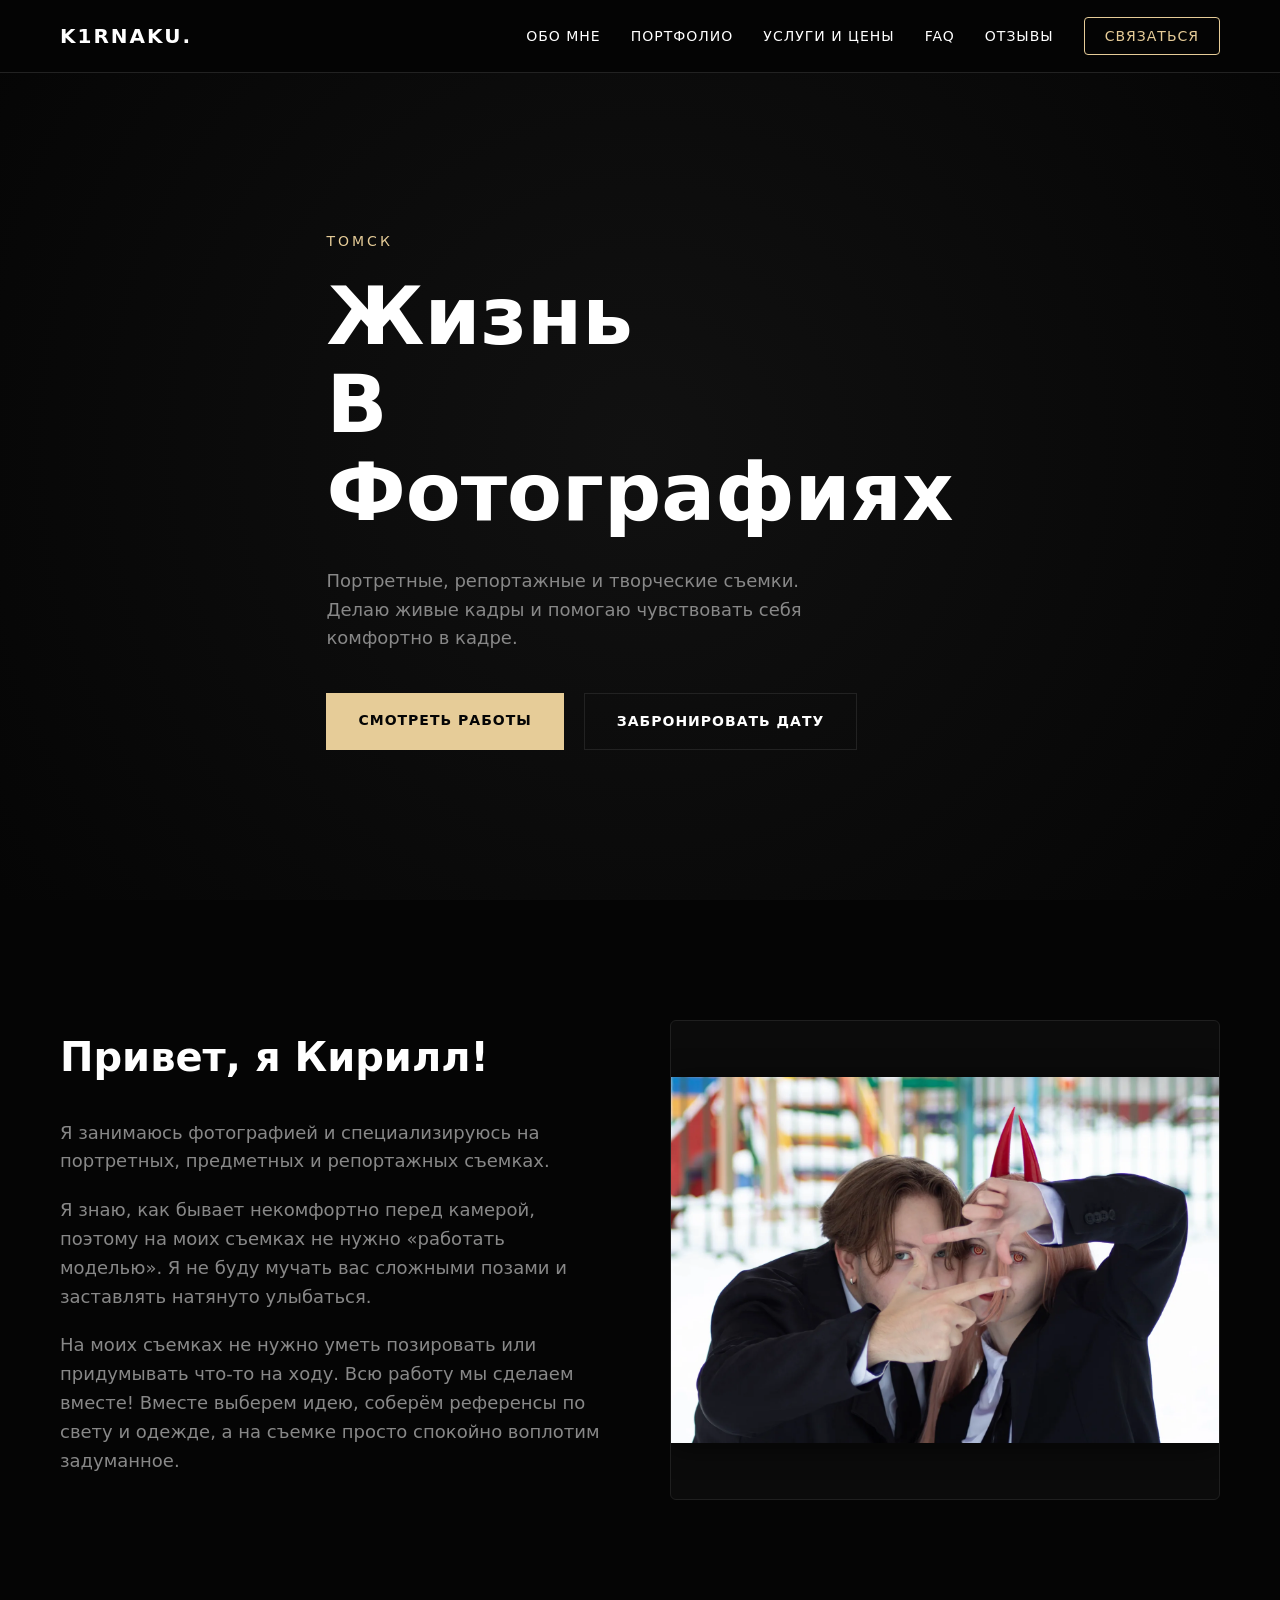
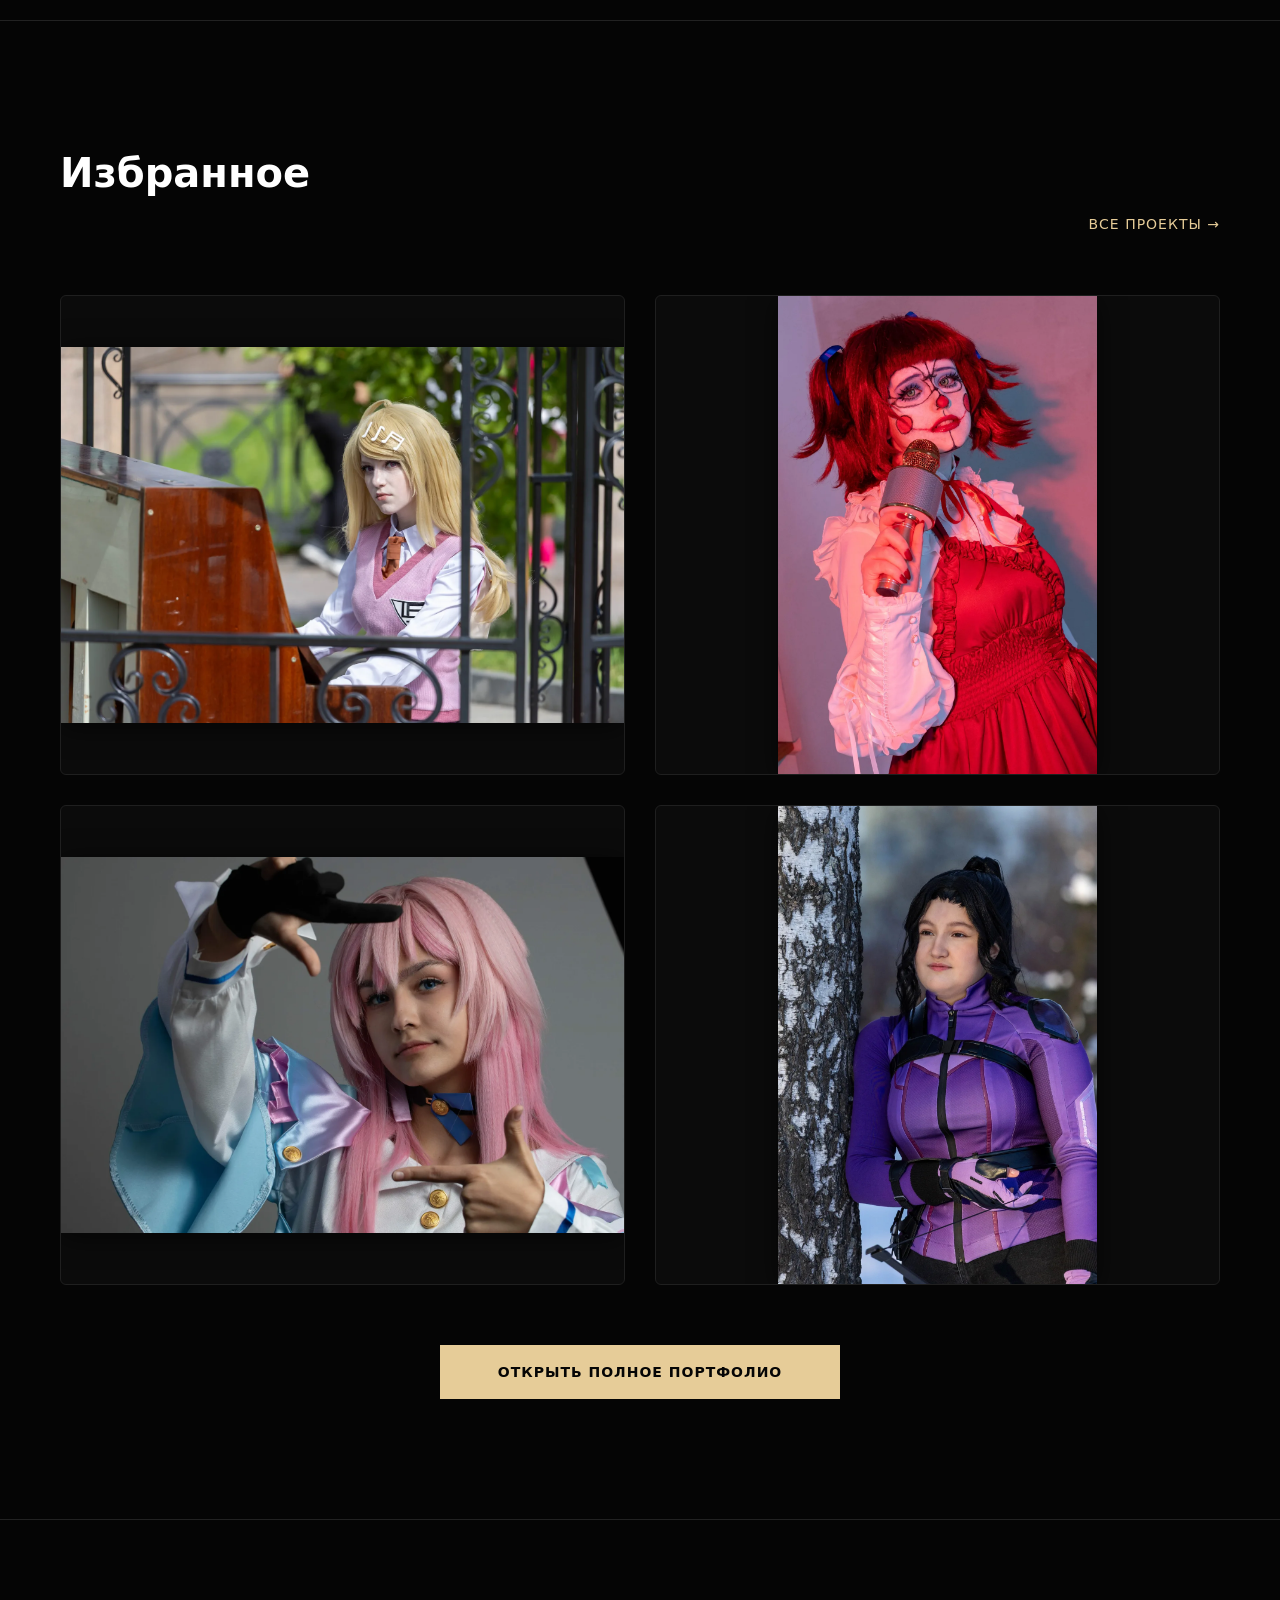
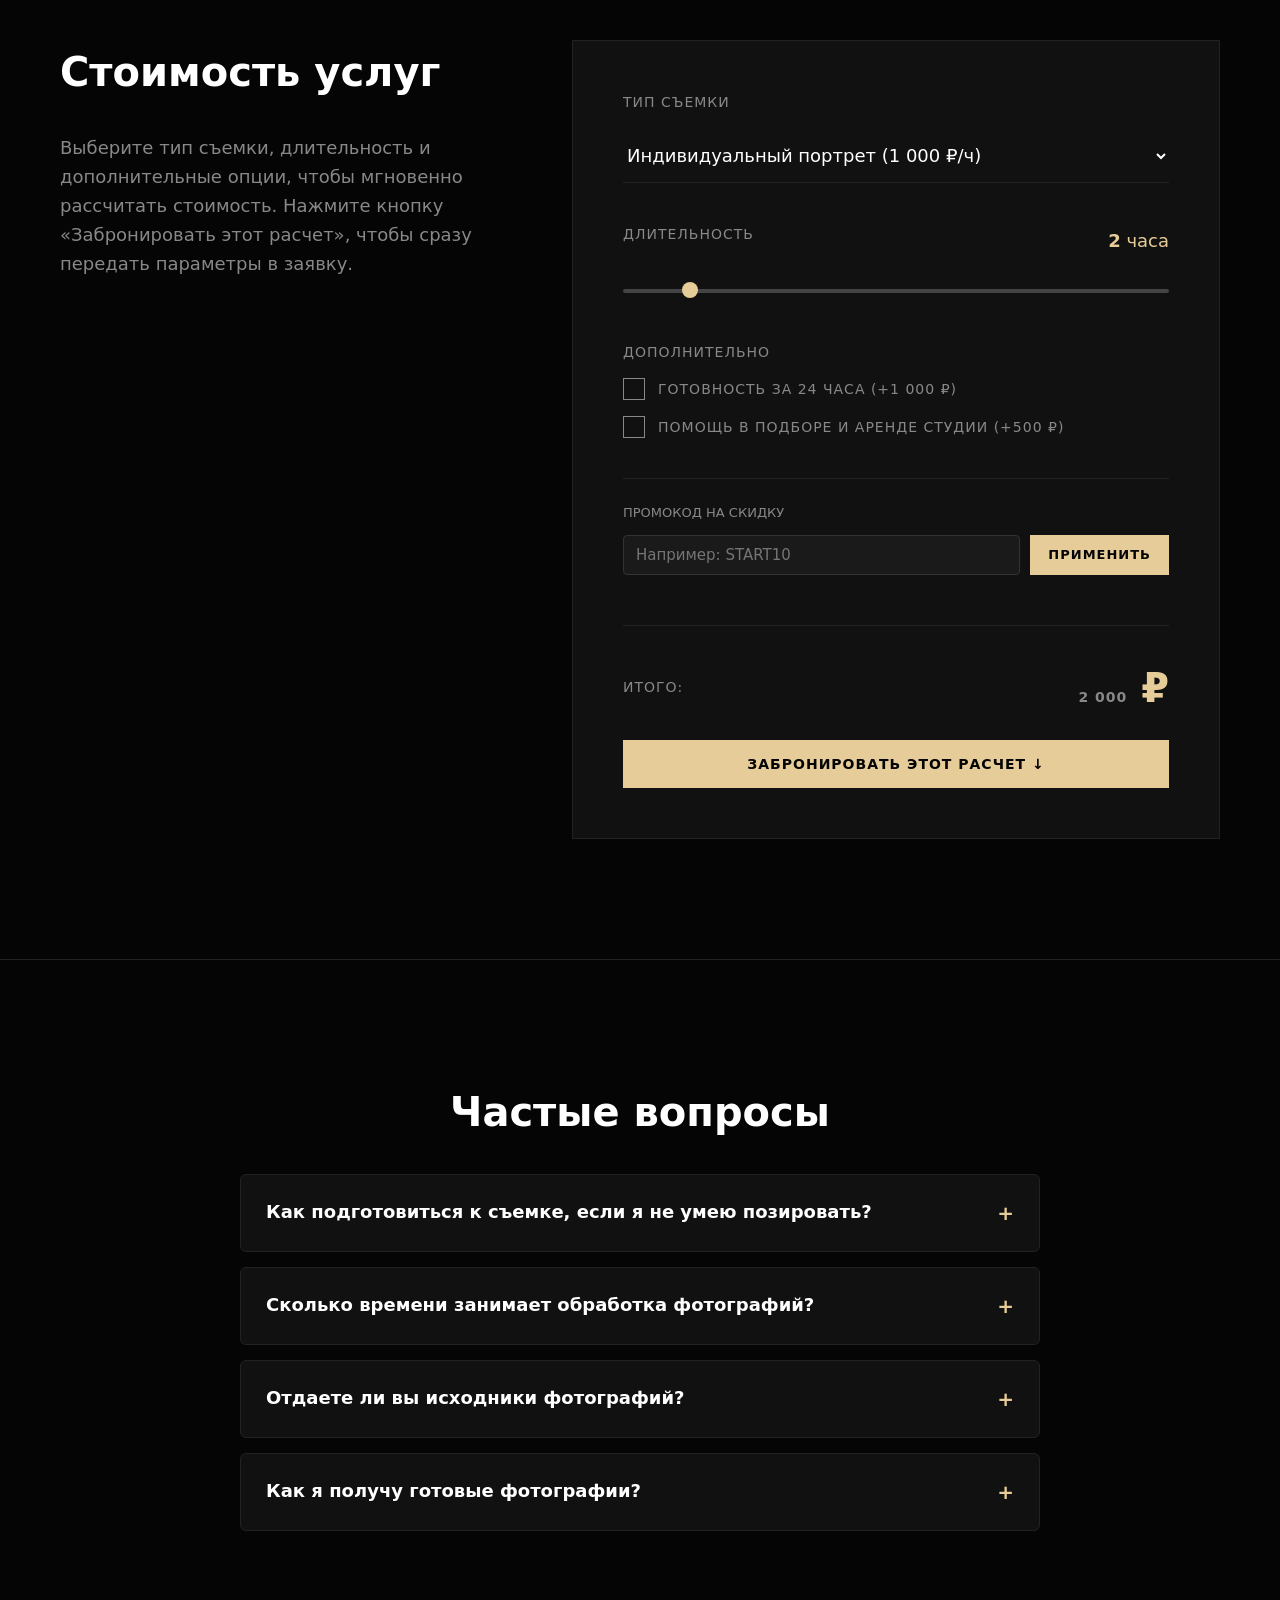
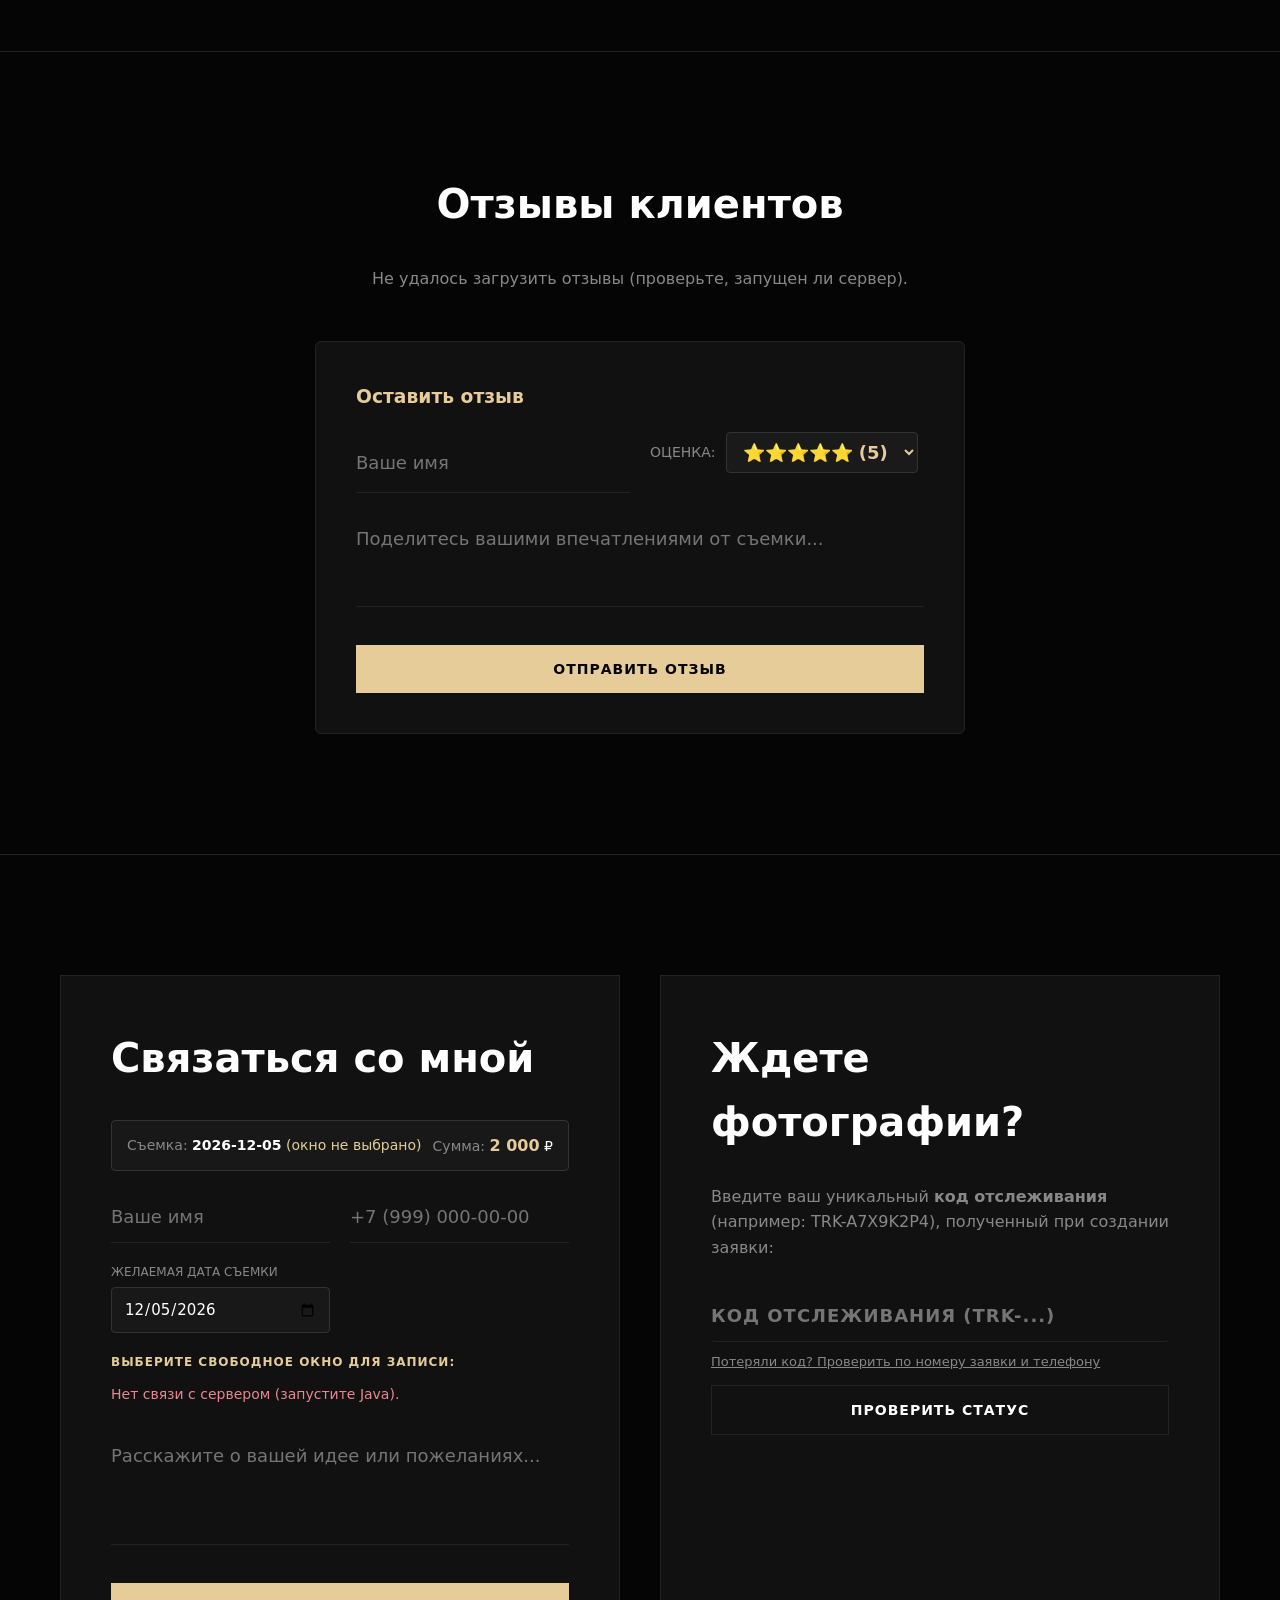
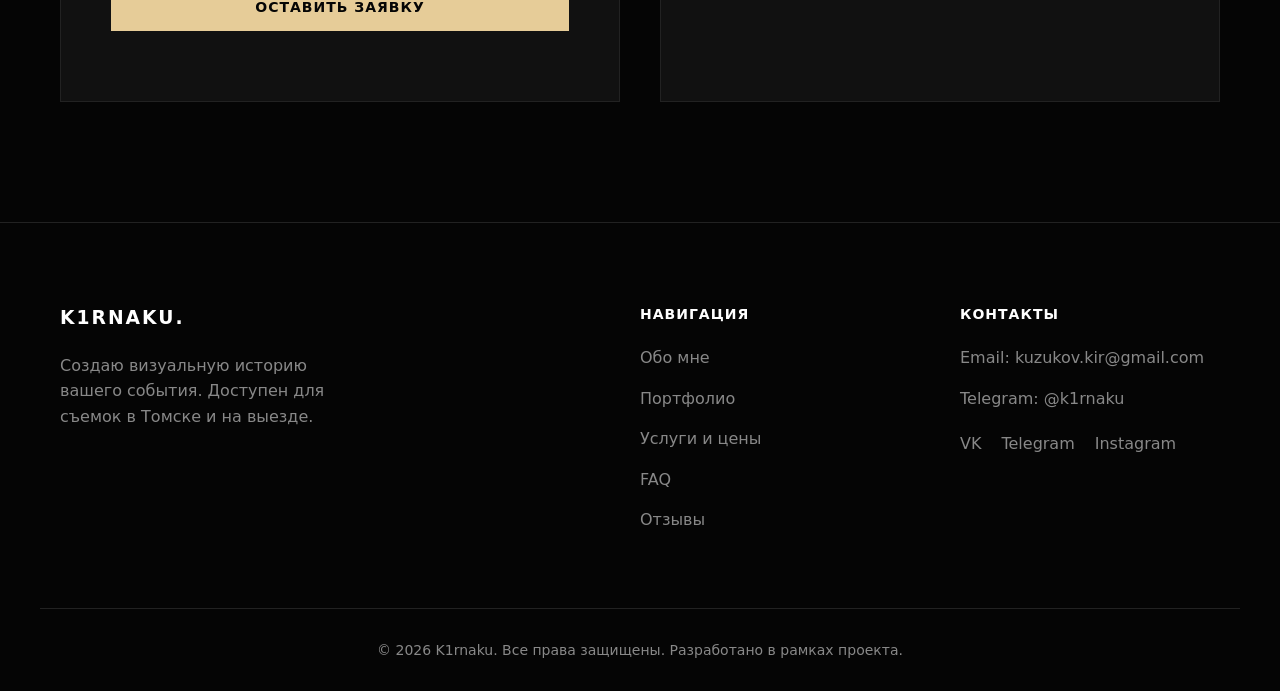
<file: src/main/resources/static/index.html>
<!DOCTYPE html>
<html lang="ru">
<head>
    <meta charset="UTF-8">
    <meta name="viewport" content="width=device-width, initial-scale=1.0">
    <title>K1rnaku - Фотограф Томск</title>
    <link rel="stylesheet" href="main.css">
    <link rel="stylesheet" href="index.css">
</head>
<body>

<nav class="navbar">
    <div class="container nav-container">
        <a href="index.html" class="logo">K1RNAKU.</a>
        <button class="menu-toggle" id="mobileMenuBtn">МЕНЮ</button>
        <ul class="nav-links" id="navbarNav">
            <li><a href="#about">Обо мне</a></li>
            <li><a href="portfolio.html">Портфолио</a></li>
            <li><a href="#calculator">Услуги и цены</a></li>
            <li><a href="#faq">FAQ</a></li>
            <li><a href="#reviews">Отзывы</a></li>
            <li><a href="#booking" class="btn-outline">Связаться</a></li>
        </ul>
    </div>
</nav>

<header class="hero">
    <div class="container">
        <div class="hero-content">
            <p class="subtitle">Томск</p>
            <h1 class="title">Жизнь<br>В<br>Фотографиях</h1>
            <p class="description">
                Портретные, репортажные и творческие съемки.
                Делаю живые кадры и помогаю чувствовать себя комфортно в кадре.
            </p>
            <div class="hero-actions">
                <a href="portfolio.html" class="btn-primary">Смотреть работы</a>
                <a href="#booking" class="btn-secondary">Забронировать дату</a>
            </div>
        </div>
    </div>
</header>

<!-- 3. Блок "Обо мне" -->
<section id="about" class="section about-section">
    <div class="container about-grid">
        <div class="about-text">
            <h2>Привет, я Кирилл!</h2>
            <p>Я занимаюсь фотографией и специализируюсь на портретных, предметных и репортажных съемках.</p>
            <p>Я знаю, как бывает некомфортно перед камерой, поэтому на моих съемках не нужно «работать моделью». Я не буду мучать вас сложными позами и заставлять натянуто улыбаться.</p>
            <p>На моих съемках не нужно уметь позировать или придумывать что-то на ходу. Всю работу мы сделаем вместе! Вместе выберем идею, соберём референсы по свету и одежде, а на съемке просто спокойно воплотим задуманное.</p>
        </div>
        <div class="preview-item">
            <img src="img/chains_01.webp" alt="Моё фото" class="gallery-img">
            <div class="preview-overlay">Фотографирую искренние эмоции :)</div>
        </div>
    </div>
</section>

<!-- 4. Избранные работы -->
<section class="section portfolio-preview">
    <div class="container">
        <div class="section-header">
            <h2>Избранное</h2>
            <a href="portfolio.html" class="link-arrow">Все проекты →</a>
        </div>
        <div class="preview-grid">
            <div class="preview-item">
                <img src="img/dangan_01.webp" alt="Danganronpa — Эношима Джунко" class="gallery-img">
                <div class="preview-overlay">Danganronpa (Эношима) — Студия</div>
            </div>
            <div class="preview-item">
                <img src="img/fnaf_01.webp" alt="FNAF — Хоррор-сет" class="gallery-img">
                <div class="preview-overlay">FNAF (Хоррор-сет) — Ночная локация</div>
            </div>
            <div class="preview-item">
                <img src="img/honkai_01.webp" alt="Honkai Impact 3rd — Экшен" class="gallery-img">
                <div class="preview-overlay">Honkai Impact 3rd — Экшен</div>
            </div>
            <div class="preview-item">
                <img src="img/marvel_01.webp" alt="Marvel Comics — Урбан" class="gallery-img">
                <div class="preview-overlay">Marvel Comics — Городской урбан</div>
            </div>
        </div>
        <div class="text-center mt-big">
            <a href="portfolio.html" class="btn-primary btn-large">Открыть полное портфолио</a>
        </div>
    </div>
</section>

<!-- 5. Калькулятор стоимости с промокодом -->
<section id="calculator" class="section calc-section">
    <div class="container">
        <div class="calc-wrapper">
            <div class="calc-info">
                <h2>Стоимость услуг</h2>
                <p>Выберите тип съемки, длительность и дополнительные опции, чтобы мгновенно рассчитать стоимость. Нажмите кнопку «Забронировать этот расчет», чтобы сразу передать параметры в заявку.</p>
            </div>

            <div class="calc-form">
                <div class="input-group">
                    <label>Тип съемки</label>
                    <select id="shootType">
                        <option value="1000">Индивидуальный портрет (1 000 ₽/ч)</option>
                        <option value="2000">Репортаж мероприятия (2 000 ₽/ч)</option>
                    </select>
                </div>

                <div class="input-group">
                    <div class="range-header">
                        <label>Длительность</label>
                        <span class="range-value"><b id="hoursValue">2</b> часа</span>
                    </div>
                    <input type="range" id="hoursRange" min="1" max="10" step="1" value="2">
                </div>

                <div class="input-group checkboxes">
                    <label>Дополнительно</label>
                    <label class="check-container">
                        <input type="checkbox" class="calc-addon" value="1000" id="addonExpress">
                        <span class="checkmark"></span>
                        Готовность за 24 часа (+1 000 ₽)
                    </label>
                    <label class="check-container">
                        <input type="checkbox" class="calc-addon" value="500" id="addonStudio">
                        <span class="checkmark"></span>
                        Помощь в подборе и аренде студии (+500 ₽)
                    </label>
                </div>

                <!-- Блок промокода -->
                <div class="promo-box">
                    <label class="promo-label">Промокод на скидку</label>
                    <div class="promo-input-row">
                        <input type="text" id="promoInput" placeholder="Например: START10">
                        <button type="button" class="btn-primary" id="applyPromoBtn">Применить</button>
                    </div>
                    <div id="promoMsg" class="promo-msg"></div>
                </div>

                <div class="calc-total">
                    <span>Итого:</span>
                    <div class="total-sum"><span id="totalPrice">2 000</span> ₽</div>
                </div>

                <button type="button" id="bookCalcBtn" class="btn-primary calc-book-btn">Забронировать этот расчет ↓</button>
            </div>
        </div>
    </div>
</section>

<!-- FAQ Часто задаваемые вопросы -->
<section id="faq" class="section faq-section">
    <div class="container">
        <h2 class="text-center faq-title">Частые вопросы</h2>
        <div class="faq-grid">
            <div class="faq-item">
                <div class="faq-question">
                    <span>Как подготовиться к съемке, если я не умею позировать?</span>
                    <span class="faq-icon">+</span>
                </div>
                <div class="faq-answer">
                    Не переживайте! Более 90% моих клиентов фотографируются впервые. Перед съемкой мы подберем стиль и референсы, а в процессе я буду подсказывать каждое движение и ракурс.
                </div>
            </div>

            <div class="faq-item">
                <div class="faq-question">
                    <span>Сколько времени занимает обработка фотографий?</span>
                    <span class="faq-icon">+</span>
                </div>
                <div class="faq-answer">
                    Стандартный срок готовности — от 3 до 7 дней. Если вам нужны кадры срочно, в калькуляторе можно выбрать опцию «Готовность за 24 часа».
                </div>
            </div>

            <div class="faq-item">
                <div class="faq-question">
                    <span>Отдаете ли вы исходники фотографий?</span>
                    <span class="faq-icon">+</span>
                </div>
                <div class="faq-answer">
                    Да, по запросу я могу отправить все удачные исходные кадры в формате JPEG вместе с готовой серией фото в цветокоррекции.
                </div>
            </div>

            <div class="faq-item">
                <div class="faq-question">
                    <span>Как я получу готовые фотографии?</span>
                    <span class="faq-icon">+</span>
                </div>
                <div class="faq-answer">
                    Вы сможете проверить статус готовности прямо на этом сайте по своему номеру телефона. Когда съемка будет обработана, там сразу появится прямая ссылка на облачный диск.
                </div>
            </div>
        </div>
    </div>
</section>

<!-- Отзывы клиентов -->
<section id="reviews" class="section reviews-section">
    <div class="container">
        <h2 class="text-center reviews-title">Отзывы клиентов</h2>
        
        <!-- Сетка отзывов (загружаются из БД) -->
        <div class="reviews-grid" id="reviewsContainer">
            <p class="reviews-loading">Загрузка отзывов...</p>
        </div>

        <!-- Форма добавления отзыва -->
        <div class="review-form-wrapper">
            <h3 class="review-form-title">Оставить отзыв</h3>
            <form id="reviewForm">
                <div class="form-row">
                    <input type="text" id="reviewAuthor" placeholder="Ваше имя" required>
                    <div class="star-select">
                        <label>Оценка:</label>
                        <select id="reviewRating">
                            <option value="5">⭐⭐⭐⭐⭐ (5)</option>
                            <option value="4">⭐⭐⭐⭐ (4)</option>
                            <option value="3">⭐⭐⭐ (3)</option>
                            <option value="2">⭐⭐ (2)</option>
                            <option value="1">⭐ (1)</option>
                        </select>
                    </div>
                </div>
                <textarea id="reviewComment" placeholder="Поделитесь вашими впечатлениями от съемки..." rows="3" required></textarea>
                <button type="submit" class="btn-primary w-100">Отправить отзыв</button>
                <div id="reviewAlert" class="status-result review-alert"></div>
            </form>
        </div>
    </div>
</section>

<!-- 6. Блок связи и проверки статуса -->
<section id="booking" class="section contact-section">
    <div class="container">
        <div class="contact-grid">
            <div class="form-box">
                <h2>Связаться со мной</h2>
                <div id="selectedCalcNotice" class="calc-selected-notice"></div>
                
                <!-- Сводка: Дата, Время и Сумма -->
                <div id="bookingSummary" class="booking-summary-box">
                    <div>
                        <span class="booking-summary-label">Съемка:</span> <strong id="summaryDate" class="booking-summary-date">Дата не выбрана</strong> <span id="summaryTime" class="booking-summary-time"></span>
                    </div>
                    <div>
                        <span class="booking-summary-label">Сумма:</span> <strong id="summaryPrice" class="booking-summary-price">2 000</strong> ₽
                    </div>
                </div>

                <form id="bookingForm">
                    <div class="form-row">
                        <input type="text" id="clientName" placeholder="Ваше имя" required>
                        <input type="tel" id="clientPhone" placeholder="+7 (999) 000-00-00" required>
                    </div>
                    
                    <div class="form-row booking-date-row">
                        <div class="booking-field-full">
                            <label class="booking-field-label">ЖЕЛАЕМАЯ ДАТА СЪЕМКИ</label>
                            <input type="date" id="bookingDate" required class="booking-date-input">
                        </div>
                    </div>

                    <!-- Интерактивный выбор свободных окон -->
                    <div class="slots-selector-block">
                        <label class="slots-selector-label">
                            ВЫБЕРИТЕ СВОБОДНОЕ ОКНО ДЛЯ ЗАПИСИ:
                        </label>
                        <div id="slotsButtonsContainer" class="slots-buttons-wrapper">
                            <span class="slots-placeholder-msg">Выберите дату в календаре выше...</span>
                        </div>
                        <!-- Скрытое поле для передачи времени в форму -->
                        <input type="hidden" id="bookingTime" required>
                        <div id="noSlotsMsg" class="slots-none-msg">
                            ✕ На эту дату нет свободных окон. Пожалуйста, выберите другой день!
                        </div>
                    </div>

                    <textarea id="bookingDetails" placeholder="Расскажите о вашей идее или пожеланиях..." rows="4"></textarea>
                    
                    <button type="submit" class="btn-primary w-100">Оставить заявку</button>
                    <div id="bookingAlert" class="status-result d-none"></div>
                </form>
            </div>

            <div class="form-box status-box">
                <h2>Ждете фотографии?</h2>
                <p>Введите ваш уникальный <strong>код отслеживания</strong> (например: TRK-A7X9K2P4), полученный при создании заявки:</p>
                <form id="statusForm">
                    <input type="text" id="statusToken" placeholder="Код отслеживания (TRK-...)" class="status-token-input">
                    
                    <div id="altStatusToggle" class="alt-status-toggle">
                        Потеряли код? Проверить по номеру заявки и телефону
                    </div>

                    <div id="altStatusFields" class="alt-status-container">
                        <input type="number" id="statusOrderId" placeholder="Номер заявки (например, 1)" class="status-order-id-input">
                        <input type="tel" id="statusPhone" placeholder="+7 (999) 000-00-00">
                    </div>

                    <button type="submit" class="btn-secondary w-100">Проверить статус</button>
                </form>
                <div id="statusResult" class="status-result"></div>
            </div>
        </div>
    </div>
</section>

<!-- Подвал -->
<footer class="footer">
    <div class="container footer-grid">
        <div class="footer-col brand-col">
            <h3>K1RNAKU.</h3>
            <p>Создаю визуальную историю вашего события. Доступен для съемок в Томске и на выезде.</p>
        </div>

        <div class="footer-col links-col">
            <h4>Навигация</h4>
            <ul>
                <li><a href="#about">Обо мне</a></li>
                <li><a href="portfolio.html">Портфолио</a></li>
                <li><a href="#calculator">Услуги и цены</a></li>
                <li><a href="#faq">FAQ</a></li>
                <li><a href="#reviews">Отзывы</a></li>
            </ul>
        </div>

        <div class="footer-col contact-col">
            <h4>Контакты</h4>
            <p>Email: <a href="mailto:kuzukov.kir@gmail.com">kuzukov.kir@gmail.com</a></p>
            <p>Telegram: <a href="#">@k1rnaku</a></p>
            <div class="social-links">
                <a href="vk.com/k1nquexx">VK</a>
                <a href="https://t.me/wauqess">Telegram</a>
                <a href="#">Instagram</a>
            </div>
        </div>
    </div>
    <div class="container footer-bottom">
        <p>© 2026 K1rnaku. Все права защищены. Разработано в рамках проекта.</p>
    </div>
</footer>

<script src="common.js"></script>
<script src="main.js?v=5"></script>
</body>
</html>
</file>
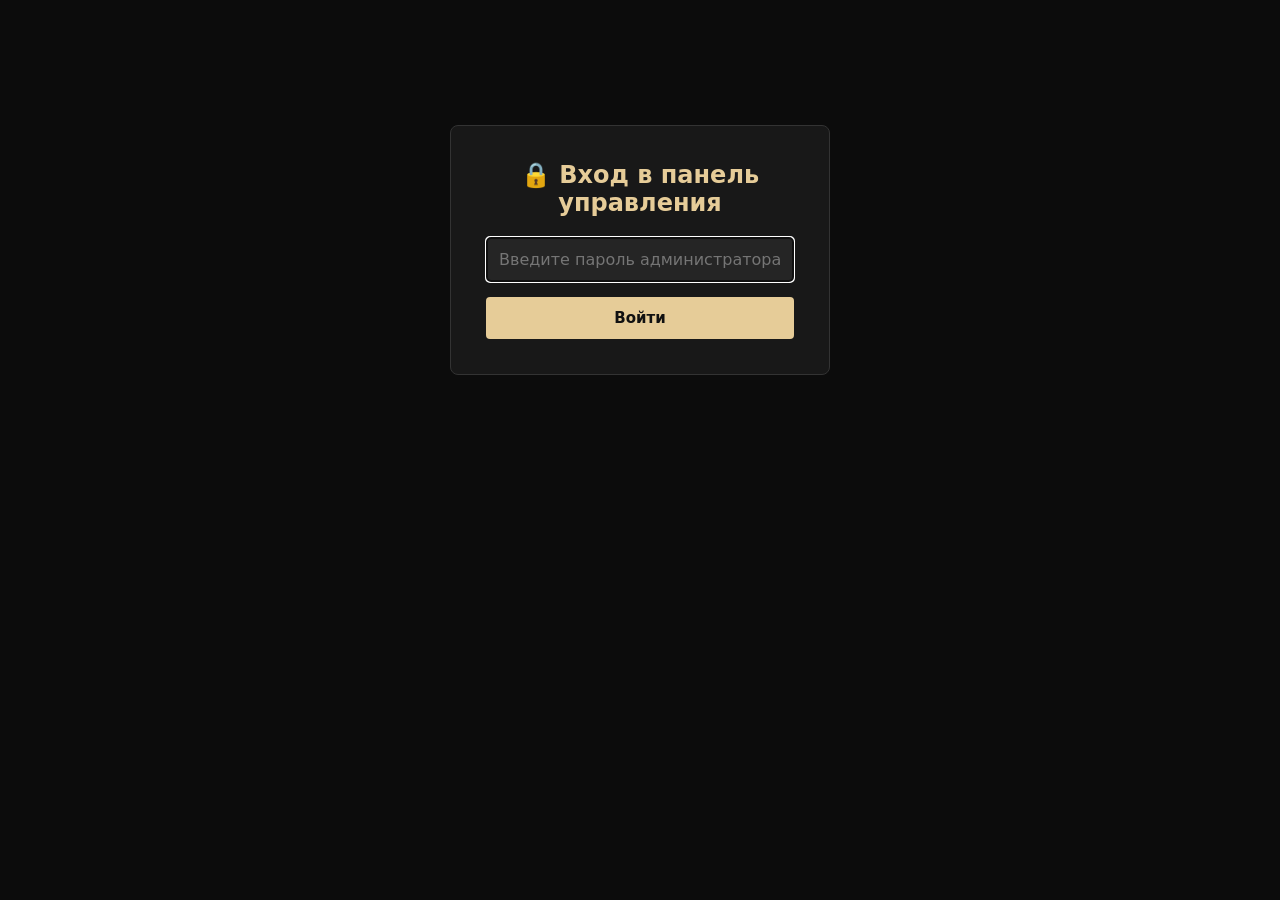
<file: src/main/resources/static/admin.html>
<!DOCTYPE html>
<html lang="ru">
<head>
    <meta charset="UTF-8">
    <meta name="viewport" content="width=device-width, initial-scale=1.0">
    <title>Админ-панель | Фотограф</title>
    <link rel="stylesheet" href="admin.css">
</head>
<body>

<div class="container">

    <!-- Форма входа -->
    <div id="loginBox">
        <h2>🔒 Вход в панель управления</h2>
        <input type="password" id="adminPassInput" placeholder="Введите пароль администратора..." autofocus>
        <button onclick="checkAdminPassword()">Войти</button>
        <div id="loginError">Неверный пароль администратора!</div>
    </div>

    <!-- Основная панель -->
    <div id="adminPanel" class="hidden">
        <div class="admin-header">
            <h1>📋 Панель администратора</h1>
            <div class="header-actions">
                <a href="schedule.html" class="btn btn-outline schedule-link">📅 Настроить окна записи</a>
                <button class="btn" onclick="refreshAll()">🔄 Обновить</button>
                <button class="btn btn-outline" onclick="logoutAdmin()">🚪 Выйти</button>
            </div>
        </div>

        <!-- Карточки статистики -->
        <div class="stats-grid">
            <div class="stat-card">
                <div class="stat-title">Всего заявок</div>
                <div class="stat-value" id="statTotalCount">0</div>
            </div>
            <div class="stat-card">
                <div class="stat-title">Ожидаемый доход</div>
                <div class="stat-value"><span id="statTotalIncome">0</span> ₽</div>
            </div>
            <div class="stat-card">
                <div class="stat-title">Новые заявки</div>
                <div class="stat-value" id="statNewCount">0</div>
            </div>
            <div class="stat-card">
                <div class="stat-title">Завершено (Готово)</div>
                <div class="stat-value" id="statCompletedCount">0</div>
            </div>
        </div>

        <!-- Фильтр и поиск -->
        <div class="filter-bar">
            <input type="text" id="searchInput" placeholder="🔍 Поиск по имени или телефону клиента..." oninput="filterBookings()">
            <select id="statusFilter" onchange="filterBookings()">
                <option value="all">Все статусы</option>
                <option value="Новая">Новая</option>
                <option value="В обработке">В обработке</option>
                <option value="Съемка проведена">Съемка проведена</option>
                <option value="Готово">Готово</option>
                <option value="Отменена">Отменена</option>
            </select>
        </div>

        <!-- Таблица заявок -->
        <div class="table-responsive">
        <table>
            <thead>
            <tr>
                <th class="col-id">ID</th>
                <th class="col-client">Клиент</th>
                <th class="col-datetime">📅 Дата, время и сумма</th>
                <th>📝 Детали заказа (редактируемые)</th>
                <th class="col-status">Статус</th>
                <th class="col-url">Ссылка на диск</th>
                <th class="col-actions">Действия</th>
            </tr>
            </thead>
            <tbody id="bookingsTable">
                <!-- Заполняется JS -->
            </tbody>
        </table>
        </div>

        <!-- Пагинация заявок -->
        <div class="pagination-container" id="bookingsPagination">
            <span class="pagination-info" id="bookingPageInfo">Страница 1</span>
            <div class="pagination-buttons">
                <button class="btn btn-outline btn-sm" id="prevBookingBtn" onclick="changeBookingPage(-1)">← Назад</button>
                <button class="btn btn-outline btn-sm" id="nextBookingBtn" onclick="changeBookingPage(1)">Вперед →</button>
            </div>
        </div>

        <!-- Управление отзывами -->
        <h2 class="section-title">💬 Модерация отзывов клиентов</h2>
        <div class="table-responsive">
        <table>
            <thead>
            <tr>
                <th>ID</th>
                <th>Автор</th>
                <th>Оценка</th>
                <th>Текст отзыва</th>
                <th>Дата</th>
                <th>Статус</th>
                <th>Действия</th>
            </tr>
            </thead>
            <tbody id="reviewsTable">
                <!-- Заполняется JS -->
            </tbody>
        </table>
        </div>

        <!-- Пагинация отзывов -->
        <div class="pagination-container" id="reviewsPagination">
            <span class="pagination-info" id="reviewPageInfo">Страница 1</span>
            <div class="pagination-buttons">
                <button class="btn btn-outline btn-sm" id="prevReviewBtn" onclick="changeReviewPage(-1)">← Назад</button>
                <button class="btn btn-outline btn-sm" id="nextReviewBtn" onclick="changeReviewPage(1)">Вперед →</button>
            </div>
        </div>
    </div>

</div>

<script src="common.js"></script>
<script src="admin.js"></script>
</body>
</html>
</file>
<file: src/main/resources/static/main.css>
* { margin: 0; padding: 0; box-sizing: border-box; font-family: system-ui, Arial, sans-serif; }
html { scroll-behavior: smooth; }
body { background-color: #050505; color: #ffffff; line-height: 1.6; overflow-x: hidden; }

.container { max-width: 1200px; margin: 0 auto; padding: 0 20px; }
.text-center { text-align: center; }
.w-100 { width: 100%; }

/* Навигация */
.navbar { position: fixed; top: 0; width: 100%; background: rgba(5, 5, 5, 0.95); border-bottom: 1px solid #222222; z-index: 1000; padding: 20px 0; backdrop-filter: blur(10px); }
.nav-container { display: flex; justify-content: space-between; align-items: center; }
.logo { font-size: 20px; font-weight: 800; color: #ffffff; text-decoration: none; letter-spacing: 2px; }
.nav-links { display: flex; list-style: none; gap: 30px; align-items: center; }
.nav-links a { color: #ffffff; text-decoration: none; font-size: 14px; text-transform: uppercase; letter-spacing: 1px; transition: color 0.3s; }
.nav-links a:hover { color: #e6cc98; }
.btn-outline { border: 1px solid #e6cc98; padding: 10px 20px; border-radius: 4px; color: #e6cc98 !important; }
.btn-outline:hover { background: #e6cc98; color: #050505 !important; }
.menu-toggle { display: none; background: none; border: none; color: #e6cc98; font-size: 14px; letter-spacing: 1px; cursor: pointer; }

/* Главный экран */
.hero { min-height: 100vh; display: flex; align-items: center; padding-top: 80px; background: radial-gradient(circle at center, #111111 0%, #050505 100%); }
.hero-content { max-width: 800px; }
.subtitle { color: #e6cc98; font-size: 14px; text-transform: uppercase; letter-spacing: 3px; margin-bottom: 20px; }
.title { font-size: clamp(40px, 8vw, 80px); line-height: 1.1; margin-bottom: 30px; color: #ffffff; }
.description { font-size: 18px; color: #888888; max-width: 500px; margin-bottom: 40px; }
.hero-actions { display: flex; gap: 20px; flex-wrap: wrap; }

/* Кнопки */
.btn-primary { background: #e6cc98; color: #050505; padding: 16px 32px; text-decoration: none; font-weight: bold; font-size: 14px; text-transform: uppercase; letter-spacing: 1px; transition: background 0.3s; display: inline-block; border: none; cursor: pointer; text-align: center; }
.btn-primary:hover { background: #cbae75; }
.btn-secondary { background: transparent; color: #ffffff; border: 1px solid #222222; padding: 16px 32px; text-decoration: none; font-weight: bold; font-size: 14px; text-transform: uppercase; letter-spacing: 1px; transition: border-color 0.3s; display: inline-block; cursor: pointer; text-align: center;}
.btn-secondary:hover { border-color: #e6cc98; }

/* Секции */
.section { padding: 120px 0; border-bottom: 1px solid #222222; }
.section h2 { font-size: 40px; margin-bottom: 30px; color: #ffffff; }

/* Обо мне */
.about-grid { display: grid; grid-template-columns: 1fr 1fr; gap: 60px; align-items: center; }
.about-text p { color: #888888; margin-bottom: 20px; font-size: 18px; }
.about-image-placeholder { background: #111111; height: 500px; display: flex; align-items: center; justify-content: center; color: #222222; border: 1px solid #222222; font-weight: bold; }

/* Портфолио превью */
.section-header { display: flex; justify-content: space-between; align-items: flex-end; margin-bottom: 60px; }
.link-arrow { color: #e6cc98; text-decoration: none; font-size: 14px; text-transform: uppercase; letter-spacing: 1px; transition: color 0.3s; }
.link-arrow:hover { color: #cbae75; }
.preview-grid { display: grid; grid-template-columns: repeat(2, 1fr); gap: 30px; }
.preview-item {
    position: relative;
    overflow: hidden;
    height: 480px;
    background: #0b0b0b;
    border: 1px solid #1f1f1f;
    border-radius: 6px;
    display: flex;
    align-items: center;
    justify-content: center;
    transition: border-color 0.3s ease, transform 0.3s ease;
}
.preview-item:hover {
    border-color: #e6cc98;
    transform: translateY(-3px);
}
.gallery-img {
    max-width: 100%;
    max-height: 100%;
    width: auto;
    height: auto;
    object-fit: contain;
    filter: drop-shadow(0 4px 14px rgba(0, 0, 0, 0.6));
    transition: transform 0.5s ease;
}
.preview-item:hover .gallery-img {
    transform: scale(1.02);
}
.preview-overlay { position: absolute; bottom: 0; left: 0; width: 100%; padding: 40px 30px 30px; background: linear-gradient(transparent, #050505); color: #ffffff; font-size: 18px; transform: translateY(20px); opacity: 0; transition: all 0.4s; }
.preview-item:hover .preview-overlay { transform: translateY(0); opacity: 1; }
.mt-big { margin-top: 60px; }
.btn-large { width: 100%; max-width: 400px; }

/* Калькулятор */
.calc-wrapper { display: grid; grid-template-columns: 1fr 1.5fr; gap: 80px; }
.calc-info p { color: #888888; font-size: 18px; }
.calc-form { background: #111111; padding: 50px; border: 1px solid #222222; }
.input-group { margin-bottom: 40px; }
.input-group label { display: block; color: #888888; font-size: 14px; text-transform: uppercase; letter-spacing: 1px; margin-bottom: 15px; }

select, input[type="text"], input[type="tel"], textarea { width: 100%; background: transparent; border: none; border-bottom: 1px solid #222222; color: #ffffff; padding: 15px 0; font-size: 18px; outline: none; transition: border-color 0.3s; }
select:focus, input[type="text"]:focus, input[type="tel"]:focus, textarea:focus { border-color: #e6cc98; }
select option { background: #111111; color: #ffffff; }

.range-header { display: flex; justify-content: space-between; align-items: center; margin-bottom: 15px; }
.range-value { color: #e6cc98; font-size: 18px; }
input[type="range"] { width: 100%; appearance: none; background: transparent; cursor: pointer; }
input[type="range"]::-webkit-slider-runnable-track { width: 100%; height: 4px; background: #444444; border-radius: 2px; }
input[type="range"]::-webkit-slider-thumb { appearance: none; width: 16px; height: 16px; background: #e6cc98; border-radius: 50%; margin-top: -7px; }

.check-container { display: block; position: relative; padding-left: 35px; margin-bottom: 20px; cursor: pointer; font-size: 16px; color: #ffffff; user-select: none; }
.check-container input { position: absolute; opacity: 0; cursor: pointer; height: 0; width: 0; }
.checkmark { position: absolute; top: 0; left: 0; height: 22px; width: 22px; border: 1px solid #888888; transition: all 0.3s; }
.check-container:hover input ~ .checkmark { border-color: #e6cc98; }
.check-container input:checked ~ .checkmark { background-color: #e6cc98; border-color: #e6cc98; }
.checkmark:after { content: ""; position: absolute; display: none; left: 7px; top: 3px; width: 5px; height: 10px; border: solid #050505; border-width: 0 2px 2px 0; transform: rotate(45deg); }
.check-container input:checked ~ .checkmark:after { display: block; }

.calc-total { margin-top: 50px; padding-top: 30px; border-top: 1px solid #222222; display: flex; justify-content: space-between; align-items: center; }
.calc-total span { color: #888888; text-transform: uppercase; letter-spacing: 1px; font-size: 14px; }
.total-sum { font-size: 40px; color: #e6cc98; font-weight: bold; }

/* Контакты */
.contact-grid { display: grid; grid-template-columns: 1fr 1fr; gap: 40px; }
.form-box { background: #111111; padding: 50px; border: 1px solid #222222; }
.status-box p { color: #888888; margin-bottom: 30px; }
.form-row { display: grid; grid-template-columns: 1fr 1fr; gap: 20px; margin-bottom: 20px; }
textarea { margin-bottom: 30px; resize: none; }
.status-result { margin-top: 20px; color: #e6cc98; }

/* Футер */
.footer { padding: 80px 0 30px; background: #050505; }
.footer-grid { display: grid; grid-template-columns: 2fr 1fr 1fr; gap: 60px; margin-bottom: 60px; }
.brand-col h3 { color: #ffffff; margin-bottom: 20px; letter-spacing: 2px; }
.brand-col p { color: #888888; max-width: 300px; }
.footer-col h4 { color: #ffffff; margin-bottom: 20px; text-transform: uppercase; letter-spacing: 1px; font-size: 14px; }
.footer-col ul { list-style: none; }
.footer-col ul li { margin-bottom: 15px; }
.footer-col a { color: #888888; text-decoration: none; transition: color 0.3s; }
.footer-col a:hover { color: #e6cc98; }
.footer-col p { color: #888888; margin-bottom: 15px; }
.social-links { display: flex; gap: 20px; margin-top: 20px; }
.footer-bottom { text-align: center; padding-top: 30px; border-top: 1px solid #222222; color: #888888; font-size: 14px; }

/* ==========================================
   Адаптивность для мобильных и планшетов (main.css)
   ========================================== */
@media (max-width: 768px) {
    .navbar {
        padding: 14px 0;
    }

    .menu-toggle {
        display: block;
        padding: 8px 14px;
        border: 1px solid #333;
        border-radius: 4px;
        background: #111;
        cursor: pointer;
        font-weight: bold;
    }

    .nav-links {
        display: none;
        flex-direction: column;
        position: absolute;
        top: 100%;
        left: 0;
        width: 100%;
        background: rgba(5, 5, 5, 0.98);
        padding: 20px 24px;
        border-bottom: 1px solid #222222;
        gap: 15px;
        box-shadow: 0 10px 30px rgba(0, 0, 0, 0.8);
        backdrop-filter: blur(10px);
    }

    .nav-links.open {
        display: flex;
    }

    .nav-links li {
        width: 100%;
        text-align: center;
    }

    .nav-links a {
        display: block;
        padding: 10px 0;
        font-size: 16px;
    }

    .nav-links .btn-outline {
        display: inline-block;
        width: 100%;
        max-width: 280px;
        margin: 5px auto 0;
        text-align: center;
    }

    /* Секции и отступы */
    .section {
        padding: 60px 0;
    }

    .section h2 {
        font-size: 28px;
        margin-bottom: 20px;
        text-align: center;
    }

    /* Главный экран */
    .hero {
        min-height: auto;
        padding: 120px 0 60px;
        text-align: center;
    }

    .hero-content {
        max-width: 100%;
    }

    .subtitle {
        font-size: 13px;
        letter-spacing: 2px;
        margin-bottom: 15px;
    }

    .title {
        font-size: clamp(32px, 8vw, 44px);
        margin-bottom: 20px;
        line-height: 1.2;
    }

    .description {
        font-size: 16px;
        margin: 0 auto 30px;
    }

    .hero-actions {
        flex-direction: column;
        width: 100%;
        gap: 12px;
    }

    .hero-actions .btn-primary,
    .hero-actions .btn-secondary {
        width: 100%;
        padding: 14px 20px;
    }

    /* Сетка и блоки */
    .about-grid,
    .calc-wrapper,
    .contact-grid,
    .footer-grid,
    .preview-grid {
        grid-template-columns: 1fr;
    }

    .about-grid {
        gap: 30px;
    }

    .about-text p {
        font-size: 16px;
        text-align: center;
    }

    .about-image-placeholder {
        height: 280px;
    }

    /* Превью галереи на главной */
    .section-header {
        flex-direction: column;
        align-items: center;
        gap: 12px;
        margin-bottom: 30px;
        text-align: center;
    }

    .preview-grid {
        gap: 20px;
    }

    .preview-item {
        height: 350px;
    }

    .preview-overlay {
        opacity: 1;
        transform: translateY(0);
        background: linear-gradient(transparent, rgba(5, 5, 5, 0.9));
        padding: 25px 20px 20px;
    }

    .mt-big {
        margin-top: 35px;
    }

    .btn-large {
        max-width: 100%;
    }

    /* Калькулятор стоимости */
    .calc-wrapper {
        gap: 30px;
    }

    .calc-info {
        text-align: center;
    }

    .calc-info p {
        font-size: 16px;
    }

    .calc-form {
        padding: 24px 16px;
        border-radius: 6px;
    }

    .input-group {
        margin-bottom: 25px;
    }

    .input-group label {
        font-size: 12px;
        margin-bottom: 10px;
    }

    .slider-container {
        padding-left: 0;
    }

    .calc-total {
        flex-direction: column;
        align-items: flex-start;
        gap: 8px;
        margin-top: 30px;
        padding-top: 20px;
    }

    .total-sum {
        font-size: 32px;
    }

    .promo-input-row {
        flex-direction: column;
        gap: 10px;
    }

    .promo-input-row input {
        font-size: 16px;
    }

    .promo-input-row button {
        width: 100%;
        padding: 12px;
    }

    /* Формы и заявка */
    .form-box {
        padding: 24px 16px;
        border-radius: 6px;
    }

    .form-row {
        grid-template-columns: 1fr;
        gap: 12px;
        margin-bottom: 12px;
    }

    /* FAQ */
    .faq-question {
        padding: 16px 18px;
        font-size: 16px;
    }

    .faq-answer {
        padding: 0 18px 16px;
        font-size: 14px;
    }

    /* Отзывы */
    .reviews-grid {
        grid-template-columns: 1fr;
        gap: 15px;
        margin-bottom: 30px;
    }

    .review-card {
        padding: 20px 16px;
    }

    .review-form-wrapper {
        padding: 24px 16px;
    }

    /* Футер */
    .footer {
        padding: 50px 0 25px;
        text-align: center;
    }

    .footer-grid {
        gap: 30px;
        margin-bottom: 30px;
    }

    .brand-col p {
        max-width: 100%;
        margin: 0 auto;
    }

    .social-links {
        justify-content: center;
    }

    /* Предотвращение зума iOS при фокусе в инпуты */
    select,
    input[type="text"],
    input[type="tel"],
    input[type="date"],
    input[type="time"],
    input[type="number"],
    input[type="password"],
    textarea {
        font-size: 16px !important;
    }
}
/* Класс для скрытия элементов */
.hidden-block {
    display: none !important;
}

/* Стили для контейнера ползунка */
.slider-container {
    margin-top: 15px;
    margin-bottom: 15px;
    padding-left: 35px; /* Сдвигаем чуть правее, чтобы было видно, что это относится к галочке */
}

/* Текст над ползунком */
.slider-text {
    font-size: 0.85rem;
    color: #888;
    margin-bottom: 10px;
    text-transform: uppercase;
}

/* Золотая цифра количества людей */
.highlight-value {
    color: #cca471; /* Подставь сюда тот цвет, которым у тебя написана цена ИТОГО */
    font-weight: bold;
    font-size: 1rem;
}

/* Сам ползунок растягиваем */
.range-slider {
    width: 100%;
    cursor: pointer;
}


/* Стили для промокода */
.promo-box { margin-top: 25px; padding-top: 20px; border-top: 1px solid #222; }
.promo-input-row { display: flex; gap: 10px; margin-top: 10px; }
.promo-input-row input { flex: 1; padding: 10px 12px; background: #1a1a1a; border: 1px solid #333; color: #fff; font-size: 15px; border-radius: 4px; }
.promo-input-row button { padding: 10px 18px; font-size: 13px; }
.promo-msg { font-size: 13px; margin-top: 8px; }
.promo-success { color: #75b798; }
.promo-error { color: #ea868f; }

/* Кнопка бронирования в калькуляторе */
.calc-book-btn { margin-top: 20px; width: 100%; text-align: center; }

/* FAQ Аккордеон */
.faq-grid { display: flex; flex-direction: column; gap: 15px; max-width: 800px; margin: 0 auto; }
.faq-item { background: #111111; border: 1px solid #222222; border-radius: 6px; overflow: hidden; transition: border-color 0.3s; }
.faq-item:hover { border-color: #333; }
.faq-question { padding: 22px 25px; cursor: pointer; display: flex; justify-content: space-between; align-items: center; font-size: 18px; font-weight: 600; color: #fff; user-select: none; }
.faq-question:hover { color: #e6cc98; }
.faq-icon { font-size: 20px; color: #e6cc98; transition: transform 0.3s; }
.faq-item.active .faq-icon { transform: rotate(45deg); }
.faq-answer { display: none; padding: 0 25px 22px; color: #aaa; font-size: 15px; line-height: 1.6; border-top: 1px solid #1a1a1a; padding-top: 15px; }
.faq-item.active .faq-answer { display: block; }

/* Отзывы */
.reviews-grid { display: grid; grid-template-columns: repeat(auto-fit, minmax(300px, 1fr)); gap: 25px; margin-bottom: 50px; }
.review-card { background: #111111; border: 1px solid #222222; padding: 30px; border-radius: 6px; position: relative; }
.review-header { display: flex; justify-content: space-between; align-items: center; margin-bottom: 15px; }
.review-author { font-weight: bold; font-size: 16px; color: #fff; }
.review-stars { color: #e6cc98; letter-spacing: 2px; font-size: 14px; }
.review-date { font-size: 12px; color: #666; margin-top: 15px; }
.review-text { color: #aaa; font-size: 15px; line-height: 1.6; }

.review-form-wrapper { max-width: 650px; margin: 0 auto; background: #111111; padding: 40px; border: 1px solid #222222; border-radius: 6px; }
.star-select { display: flex; gap: 10px; margin-bottom: 20px; align-items: center; }
.star-select label { color: #888; font-size: 14px; text-transform: uppercase; }
.star-select select { width: auto; padding: 8px 12px; background: #1a1a1a; border: 1px solid #333; color: #e6cc98; font-weight: bold; border-radius: 4px; }


/* Кнопки свободных окон */
.slot-select-btn {
    background: #1c1c1c;
    border: 1px solid #444;
    color: #eee;
    padding: 10px 20px;
    border-radius: 4px;
    font-size: 15px;
    font-weight: bold;
    cursor: pointer;
    transition: all 0.2s;
}
.slot-select-btn:hover {
    border-color: #e6cc98;
    color: #e6cc98;
    background: #282828;
}
.slot-select-btn.active {
    background: #e6cc98 !important;
    color: #111 !important;
    border-color: #e6cc98 !important;
    box-shadow: 0 0 10px rgba(230, 204, 152, 0.4);
}

/* ==========================================
   Плавный переход между страницами
   ========================================== */
body {
    animation: pageFadeIn 0.3s cubic-bezier(0.16, 1, 0.3, 1);
}

body.page-leaving {
    opacity: 0 !important;
    transform: translateY(-8px) !important;
    transition: opacity 0.2s ease-in, transform 0.2s ease-in !important;
}

@keyframes pageFadeIn {
    0% {
        opacity: 0;
        transform: translateY(8px);
    }
    100% {
        opacity: 1;
        transform: translateY(0);
    }
}

@media (prefers-reduced-motion: reduce) {
    body {
        animation: none !important;
    }
    body.page-leaving {
        opacity: 1 !important;
        transform: none !important;
        transition: none !important;
    }
}
</file>
<file: src/main/resources/static/index.css>
/* index.css - Стили для главной страницы (index.html) */

/* Заголовки секций */
.faq-title {
    margin-bottom: 50px;
}

.reviews-title {
    margin-bottom: 40px;
}

.reviews-loading {
    text-align: center;
    color: #888;
}

.review-form-title {
    margin-bottom: 20px;
    color: #e6cc98;
}

/* Промокод */
.promo-label {
    color: #888;
    font-size: 13px;
    text-transform: uppercase;
}

/* Сообщения формы отзывов */
.review-alert {
    display: none;
    margin-top: 15px;
}

/* Выбранный расчет из калькулятора */
.calc-selected-notice {
    display: none;
    background: #1f1f1f;
    border-left: 3px solid #e6cc98;
    padding: 10px 15px;
    margin-bottom: 20px;
    font-size: 14px;
    color: #e6cc98;
}

/* Сводка бронирования */
.booking-summary-box {
    background: #181818;
    border: 1px solid #333;
    border-radius: 4px;
    padding: 12px 15px;
    margin-bottom: 20px;
    font-size: 14px;
    display: flex;
    justify-content: space-between;
    align-items: center;
    flex-wrap: wrap;
    gap: 10px;
}

.booking-summary-label {
    color: #888;
}

.booking-summary-date {
    color: #fff;
}

.booking-summary-time {
    color: #e6cc98;
}

.booking-summary-price {
    color: #e6cc98;
    font-size: 16px;
}

/* Поля даты и времени записи */
.booking-date-row {
    margin-top: 15px;
}

.booking-field-full {
    width: 100%;
}

.booking-field-label {
    display: block;
    font-size: 12px;
    color: #888;
    margin-bottom: 5px;
}

.booking-date-input {
    width: 100%;
    color: #fff;
    background: #181818;
    padding: 12px;
    border: 1px solid #333;
    border-radius: 4px;
    font-size: 15px;
}

/* Блок выбора свободных окон */
.slots-selector-block {
    margin-top: 20px;
    margin-bottom: 25px;
}

.slots-selector-label {
    display: block;
    font-size: 12px;
    color: #e6cc98;
    font-weight: bold;
    margin-bottom: 10px;
    letter-spacing: 1px;
    text-transform: uppercase;
}

.slots-buttons-wrapper {
    display: flex;
    gap: 10px;
    flex-wrap: wrap;
    margin-bottom: 8px;
}

.slots-placeholder-msg {
    color: #888;
    font-size: 14px;
}

.slots-none-msg {
    color: #ea868f;
    font-size: 14px;
    margin-top: 6px;
    display: none;
}

/* Блок проверки статуса заказа */
.status-token-input {
    margin-bottom: 10px;
    width: 100%;
    background: #181818;
    border: 1px solid #444;
    color: #e6cc98;
    padding: 12px;
    border-radius: 4px;
    font-size: 15px;
    font-weight: bold;
    letter-spacing: 1px;
    text-transform: uppercase;
}

.alt-status-toggle {
    margin-bottom: 12px;
    font-size: 13px;
    color: #888;
    cursor: pointer;
    text-decoration: underline;
}

.alt-status-container {
    display: none;
    margin-bottom: 12px;
}

.status-order-id-input {
    margin-bottom: 10px;
    width: 100%;
    background: #181818;
    border: 1px solid #333;
    color: #fff;
    padding: 12px;
    border-radius: 4px;
    font-size: 15px;
}

/* ==========================================
   Адаптивность компонентов главной страницы (index.css)
   ========================================== */
@media (max-width: 768px) {
    .faq-title {
        margin-bottom: 25px;
    }

    .reviews-title {
        margin-bottom: 25px;
    }

    .booking-summary-box {
        flex-direction: column;
        align-items: flex-start;
        gap: 10px;
        padding: 14px;
    }

    .booking-date-row {
        margin-top: 10px;
    }

    .slots-selector-block {
        margin-top: 15px;
        margin-bottom: 20px;
    }

    .slots-buttons-wrapper {
        display: grid;
        grid-template-columns: repeat(2, 1fr);
        gap: 8px;
    }

    .slot-select-btn {
        width: 100%;
        padding: 12px 8px;
        font-size: 14px;
        text-align: center;
    }

    .status-token-input {
        font-size: 16px;
    }

    .status-order-id-input {
        font-size: 16px;
    }
}

@media (max-width: 480px) {
    .slots-buttons-wrapper {
        grid-template-columns: repeat(2, 1fr);
    }
}
</file>
<file: src/main/resources/static/admin.css>
/* admin.css - Стили панели администратора */

* {
    box-sizing: border-box;
    margin: 0;
    padding: 0;
    font-family: system-ui, Arial, sans-serif;
}

body {
    background-color: #0c0c0c;
    color: #eee;
    padding: 25px;
}

.container {
    max-width: 1400px;
    margin: 0 auto;
}

/* Авторизация */
#loginBox {
    max-width: 380px;
    margin: 100px auto;
    background: #181818;
    padding: 35px;
    border-radius: 8px;
    border: 1px solid #333;
    text-align: center;
}

#loginBox h2 {
    color: #e6cc98;
    margin-bottom: 20px;
}

#loginBox input {
    width: 100%;
    padding: 12px;
    background: #252525;
    border: 1px solid #444;
    color: #fff;
    border-radius: 4px;
    margin-bottom: 15px;
    font-size: 16px;
}

#loginBox button {
    width: 100%;
    padding: 12px;
    background: #e6cc98;
    border: none;
    color: #111;
    font-weight: bold;
    border-radius: 4px;
    cursor: pointer;
    font-size: 15px;
}

#loginBox button:hover {
    background: #d4ba88;
}

#loginError {
    color: #ea868f;
    margin-top: 10px;
    font-size: 14px;
    display: none;
}

/* Шапка админки */
.admin-header {
    display: flex;
    justify-content: space-between;
    align-items: center;
    margin-bottom: 25px;
    padding-bottom: 15px;
    border-bottom: 1px solid #282828;
}

.admin-header h1 {
    color: #e6cc98;
    font-size: 26px;
}

.header-actions {
    display: flex;
    gap: 10px;
}

.schedule-link {
    text-decoration: none;
    display: flex;
    align-items: center;
}

button.btn {
    background-color: #e6cc98;
    border: none;
    padding: 10px 18px;
    cursor: pointer;
    font-weight: bold;
    border-radius: 5px;
    color: #111;
    transition: 0.2s;
}

button.btn:hover {
    background-color: #d4ba88;
}

button.btn-outline {
    background: transparent;
    border: 1px solid #555;
    color: #ccc;
}

button.btn-outline:hover {
    background: #222;
    color: #fff;
    border-color: #888;
}

/* Карточки статистики */
.stats-grid {
    display: grid;
    grid-template-columns: repeat(auto-fit, minmax(200px, 1fr));
    gap: 15px;
    margin-bottom: 30px;
}

.stat-card {
    background: #181818;
    border: 1px solid #282828;
    padding: 20px;
    border-radius: 6px;
}

.stat-title {
    font-size: 13px;
    color: #888;
    text-transform: uppercase;
    margin-bottom: 8px;
}

.stat-value {
    font-size: 28px;
    font-weight: bold;
    color: #e6cc98;
}

/* Панель фильтров */
.filter-bar {
    display: flex;
    gap: 15px;
    margin-bottom: 20px;
    flex-wrap: wrap;
    background: #181818;
    padding: 15px;
    border-radius: 6px;
    border: 1px solid #282828;
    align-items: center;
}

.filter-bar input,
.filter-bar select {
    padding: 10px 14px;
    background: #252525;
    border: 1px solid #444;
    color: #fff;
    border-radius: 4px;
    font-size: 14px;
}

.filter-bar input {
    flex: 1;
    min-width: 250px;
}

/* Таблица заявок */
table {
    width: 100%;
    border-collapse: collapse;
    margin-top: 10px;
    background-color: #181818;
    border-radius: 6px;
    overflow: hidden;
}

th, td {
    border: 1px solid #262626;
    padding: 12px 14px;
    text-align: left;
    vertical-align: top;
    font-size: 14px;
}

th {
    background-color: #222;
    color: #e6cc98;
    font-size: 13px;
    text-transform: uppercase;
}

tr:hover {
    background-color: #1a1a1a;
}

select.status-select {
    background-color: #2a2a2a;
    color: #fff;
    border: 1px solid #444;
    padding: 6px 10px;
    border-radius: 4px;
    cursor: pointer;
    width: 100%;
}

select.status-select:focus {
    border-color: #e6cc98;
    outline: none;
}

.url-input {
    width: 100%;
    padding: 6px 8px;
    background: #252525;
    border: 1px solid #444;
    color: #fff;
    border-radius: 4px;
    font-size: 13px;
}

.url-input:focus {
    border-color: #e6cc98;
    outline: none;
}

.details-box {
    display: flex;
    flex-direction: column;
    gap: 6px;
    min-width: 260px;
}

.details-textarea {
    width: 100%;
    min-height: 60px;
    padding: 6px 8px;
    background: #222;
    border: 1px solid #444;
    color: #eee;
    border-radius: 4px;
    font-size: 13px;
    resize: vertical;
}

.details-textarea:focus {
    border-color: #e6cc98;
    outline: none;
}

.datetime-box {
    display: flex;
    flex-direction: column;
    gap: 6px;
    min-width: 190px;
}

.inline-inputs {
    display: flex;
    gap: 6px;
}

.input-sm {
    padding: 5px 8px;
    background: #222;
    border: 1px solid #444;
    color: #fff;
    border-radius: 4px;
    font-size: 12px;
}

.input-sm:focus {
    border-color: #e6cc98;
    outline: none;
}

.btn-sm {
    padding: 5px 10px;
    background: #e6cc98;
    border: none;
    color: #111;
    font-size: 12px;
    font-weight: bold;
    border-radius: 3px;
    cursor: pointer;
    transition: 0.2s;
}

.btn-sm:hover {
    background: #d4ba88;
}

.btn-approve {
    background: #28a745;
    color: #fff;
    margin-right: 5px;
}

.btn-approve:hover {
    background: #218838;
}

.btn-delete {
    background: #8b1c1c;
    color: #fff;
    border: none;
    padding: 6px 12px;
    border-radius: 4px;
    cursor: pointer;
    font-size: 13px;
    white-space: nowrap;
}

.btn-delete:hover {
    background: #ab2525;
}

.badge-pending {
    color: #e6cc98;
    background: #2c2415;
    padding: 4px 8px;
    border-radius: 4px;
    font-size: 12px;
    font-weight: bold;
}

.badge-approved {
    color: #75b798;
    background: #13281e;
    padding: 4px 8px;
    border-radius: 4px;
    font-size: 12px;
    font-weight: bold;
}

.section-title {
    margin: 40px 0 15px;
    color: #e6cc98;
    font-size: 20px;
}

.hidden {
    display: none !important;
}

.save-indicator {
    font-size: 11px;
    color: #75b798;
    display: none;
}

/* Пагинация */
.pagination-container {
    display: flex;
    justify-content: space-between;
    align-items: center;
    margin-top: 15px;
    padding: 10px 15px;
    background: #181818;
    border-radius: 6px;
    border: 1px solid #282828;
}

.pagination-info {
    font-size: 13px;
    color: #aaa;
}

.pagination-buttons {
    display: flex;
    gap: 8px;
}

/* Стили колонок таблицы */
.col-id { width: 50px; }
.col-client { width: 170px; }
.col-datetime { width: 240px; }
.col-status { width: 160px; }
.col-url { width: 180px; }
.col-actions { width: 90px; }
.review-comment-cell { max-width: 350px; }

/* Сообщения об ошибках в таблице */
.table-error {
    color: #ea868f !important;
}

/* Адаптивный скролл таблиц */
.table-responsive {
    width: 100%;
    overflow-x: auto;
    -webkit-overflow-scrolling: touch;
    margin-top: 10px;
    border-radius: 6px;
    border: 1px solid #282828;
    background: #181818;
}

.table-responsive table {
    margin-top: 0;
    border: none;
    min-width: 820px;
}

/* ==========================================
   Адаптивность для планшетов и мобильных
   ========================================== */
@media (max-width: 768px) {
    body {
        padding: 12px;
    }

    #loginBox {
        margin: 40px auto;
        padding: 25px 18px;
        max-width: 100%;
    }

    .admin-header {
        flex-direction: column;
        align-items: stretch;
        gap: 15px;
    }

    .admin-header h1 {
        font-size: 20px;
        text-align: center;
    }

    .header-actions {
        flex-direction: column;
        width: 100%;
        gap: 8px;
    }

    .header-actions button,
    .header-actions a {
        width: 100%;
        text-align: center;
        justify-content: center;
        padding: 12px;
        font-size: 14px;
    }

    .stats-grid {
        grid-template-columns: repeat(2, 1fr);
        gap: 10px;
        margin-bottom: 20px;
    }

    .stat-card {
        padding: 14px;
    }

    .stat-title {
        font-size: 11px;
    }

    .stat-value {
        font-size: 20px;
    }

    .filter-bar {
        flex-direction: column;
        align-items: stretch;
        gap: 10px;
        padding: 12px;
    }

    .filter-bar input,
    .filter-bar select {
        width: 100%;
        min-width: 0;
        font-size: 16px;
    }

    .section-title {
        font-size: 18px;
        margin: 30px 0 12px;
    }

    .pagination-container {
        flex-direction: column;
        gap: 12px;
        align-items: center;
        text-align: center;
        padding: 12px;
    }

    .pagination-buttons {
        width: 100%;
        display: flex;
        justify-content: space-between;
    }

    .pagination-buttons button {
        flex: 1;
        padding: 10px;
    }
}

@media (max-width: 480px) {
    .stats-grid {
        grid-template-columns: 1fr;
    }
}

/* ==========================================
   Плавный переход между страницами
   ========================================== */
body {
    animation: pageFadeIn 0.3s cubic-bezier(0.16, 1, 0.3, 1);
}

body.page-leaving {
    opacity: 0 !important;
    transform: translateY(-8px) !important;
    transition: opacity 0.2s ease-in, transform 0.2s ease-in !important;
}

@keyframes pageFadeIn {
    0% {
        opacity: 0;
        transform: translateY(8px);
    }
    100% {
        opacity: 1;
        transform: translateY(0);
    }
}

@media (prefers-reduced-motion: reduce) {
    body {
        animation: none !important;
    }
    body.page-leaving {
        opacity: 1 !important;
        transform: none !important;
        transition: none !important;
    }
}
</file>
